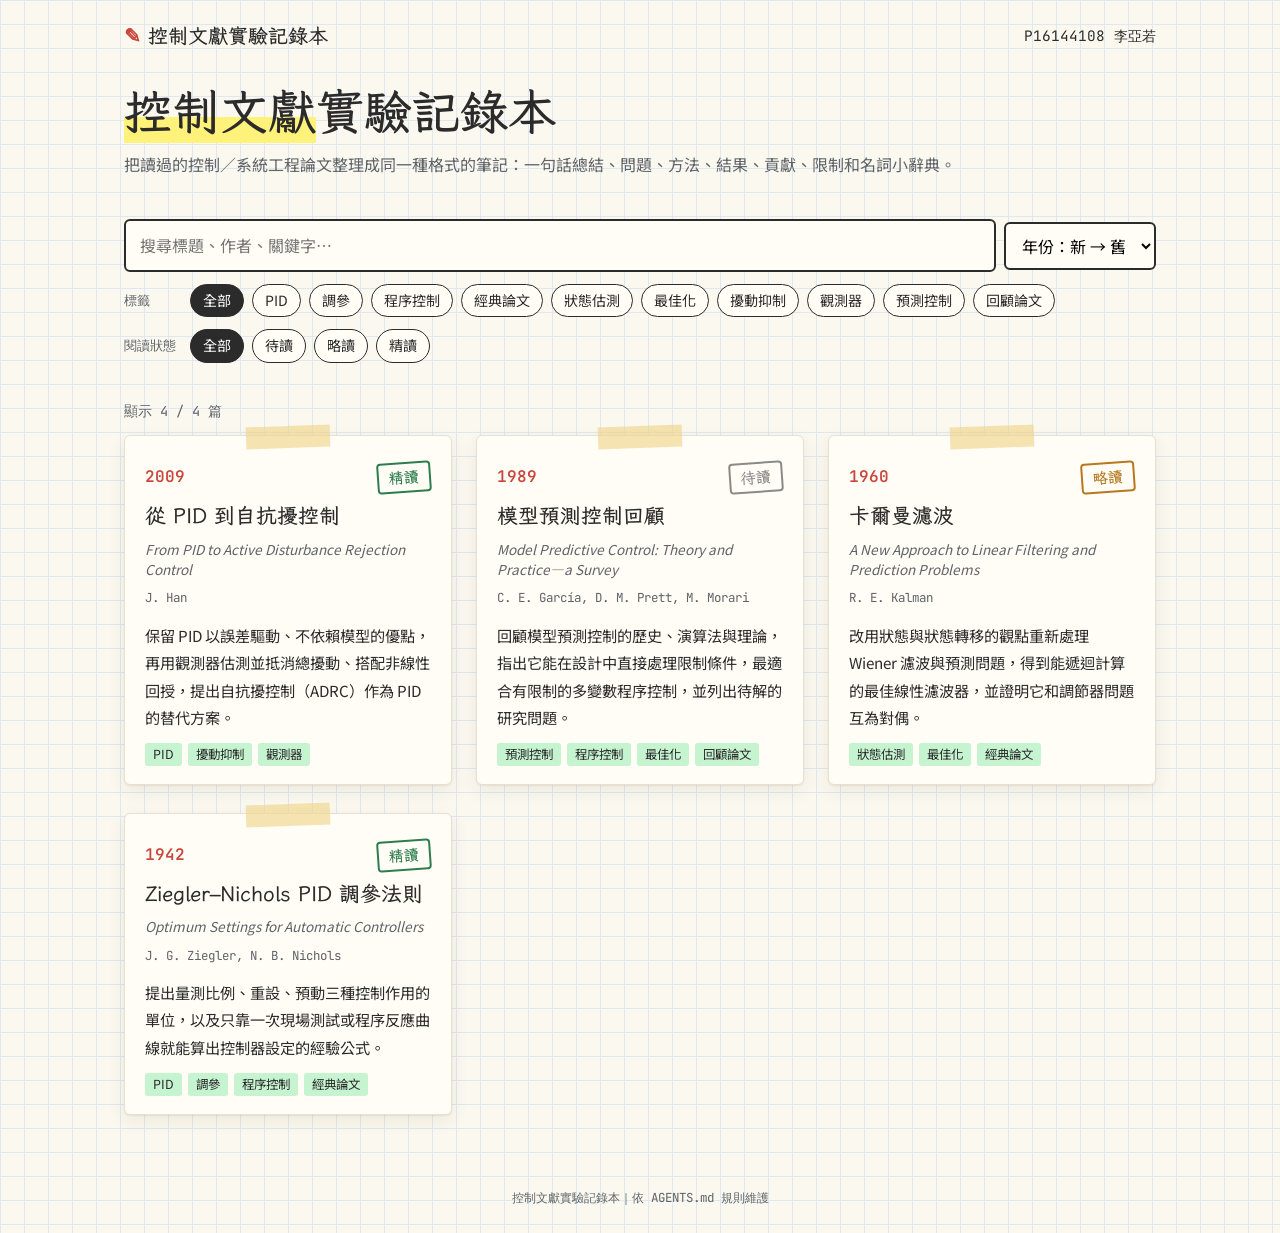
<file: index.html>
<!DOCTYPE html>
<html lang="zh-Hant">
<head>
  <meta charset="UTF-8">
  <meta name="viewport" content="width=device-width, initial-scale=1.0">
  <title>控制文獻實驗記錄本</title>
  <link rel="preconnect" href="https://fonts.googleapis.com">
  <link rel="preconnect" href="https://fonts.gstatic.com" crossorigin>
  <link href="https://fonts.googleapis.com/css2?family=LXGW+WenKai+TC:wght@400;700&family=Noto+Sans+TC:wght@400;500;700&family=JetBrains+Mono:wght@400;600&display=swap" rel="stylesheet">
  <link rel="stylesheet" href="assets/css/style.css">
</head>
<body class="home-page">
  <header class="site-bar">
    <a class="brand" href="index.html">控制文獻實驗記錄本</a>
    <span class="back">P16144108 李亞若</span>
  </header>

  <section class="hero">
    <h1><span>控制文獻</span>實驗記錄本</h1>
    <p>把讀過的控制／系統工程論文整理成同一種格式的筆記：一句話總結、問題、方法、結果、貢獻、限制和名詞小辭典。</p>
  </section>

  <section class="controls" aria-label="搜尋與篩選">
    <div class="control-row">
      <input id="search" class="search" type="search" placeholder="搜尋標題、作者、關鍵字…" aria-label="搜尋文獻">
      <select id="sort" class="sort" aria-label="排序方式">
        <option value="year-desc">年份：新 → 舊</option>
        <option value="year-asc">年份：舊 → 新</option>
      </select>
    </div>
    <div class="control-row">
      <span class="control-label">標籤</span>
      <div id="tag-filter" class="control-row"></div>
    </div>
    <div class="control-row">
      <span class="control-label">閱讀狀態</span>
      <div id="status-filter" class="control-row"></div>
    </div>
  </section>

  <p id="result-count" class="result-count"></p>
  <main id="paper-grid" class="paper-grid"></main>

  <footer class="site-footer">控制文獻實驗記錄本｜依 AGENTS.md 規則維護</footer>

  <script src="assets/js/papers.js"></script>
  <script src="assets/js/main.js"></script>
</body>
</html>
</file>
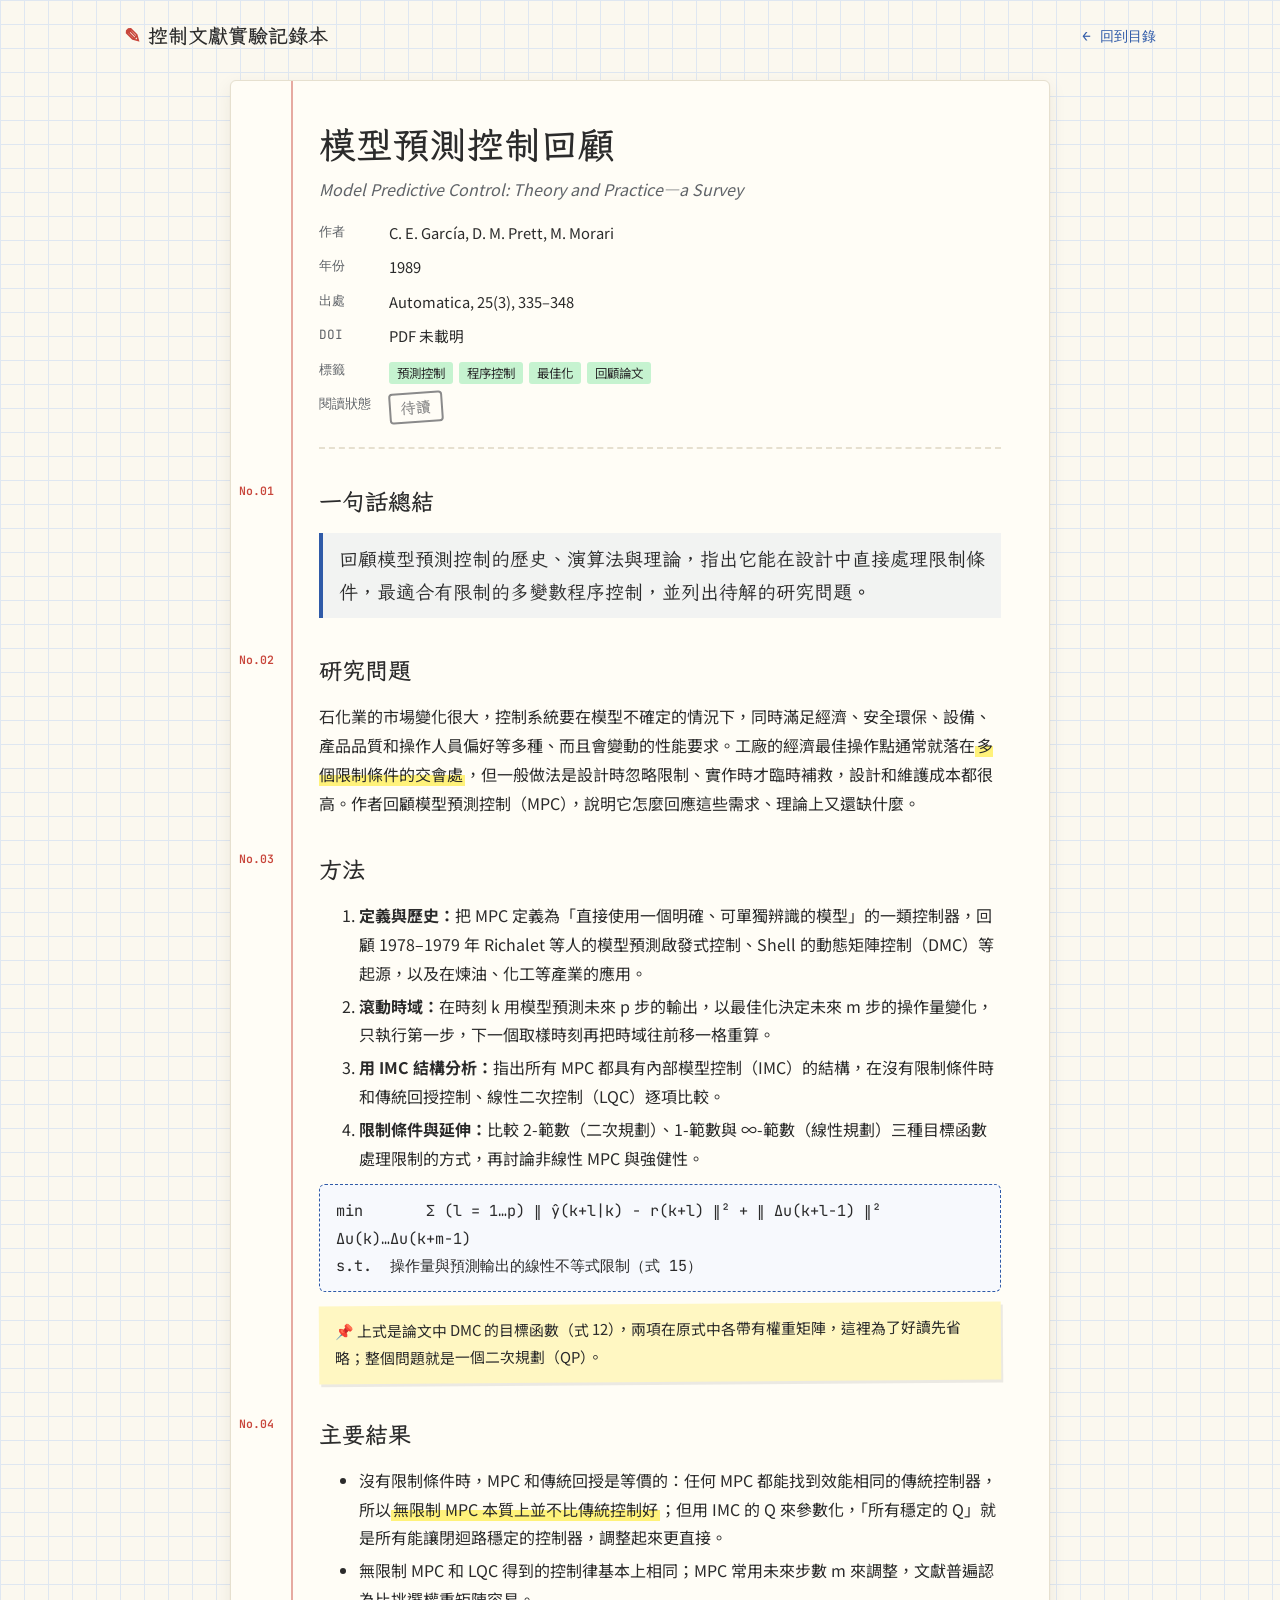
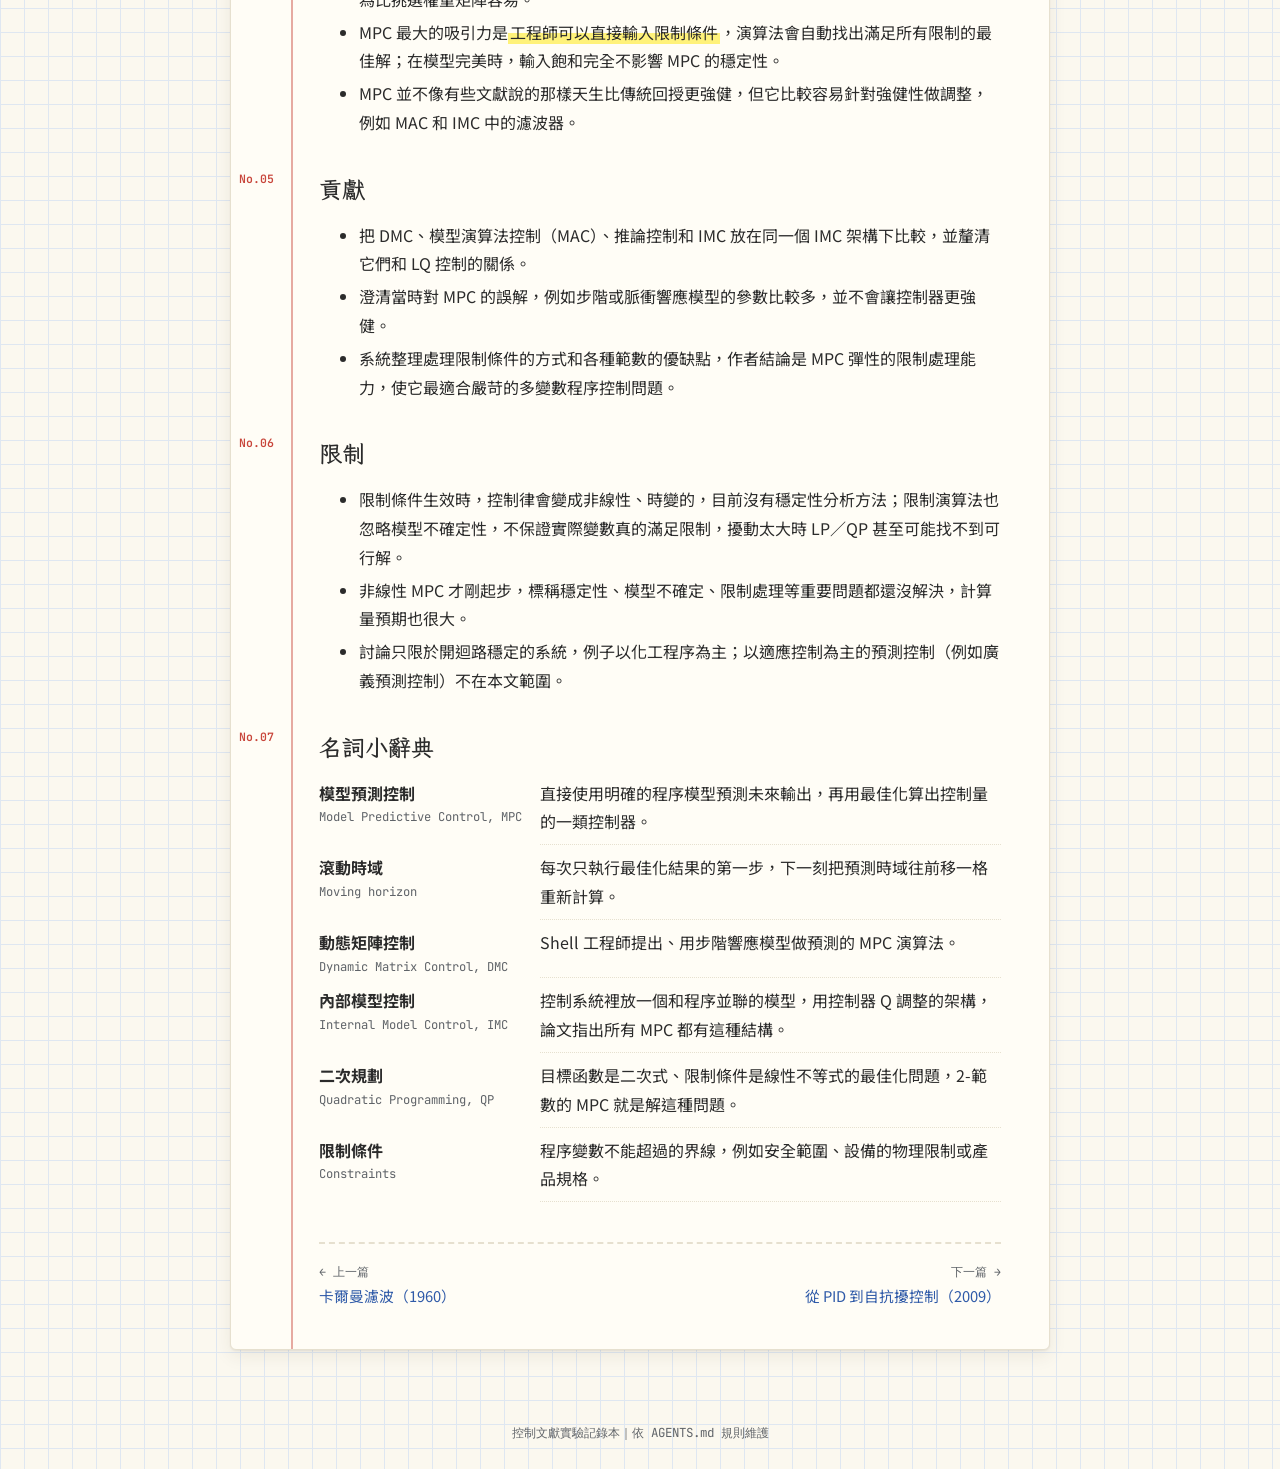
<file: notes/garcia-1989.html>
<!DOCTYPE html>
<html lang="zh-Hant">
<head>
  <meta charset="UTF-8">
  <meta name="viewport" content="width=device-width, initial-scale=1.0">
  <title>模型預測控制回顧｜控制文獻實驗記錄本</title>
  <link rel="preconnect" href="https://fonts.googleapis.com">
  <link rel="preconnect" href="https://fonts.gstatic.com" crossorigin>
  <link href="https://fonts.googleapis.com/css2?family=LXGW+WenKai+TC:wght@400;700&family=Noto+Sans+TC:wght@400;500;700&family=JetBrains+Mono:wght@400;600&display=swap" rel="stylesheet">
  <link rel="stylesheet" href="../assets/css/style.css">
</head>
<body class="note-page" data-paper="garcia-1989">
  <header class="site-bar">
    <a class="brand" href="../index.html">控制文獻實驗記錄本</a>
    <a class="back" href="../index.html">← 回到目錄</a>
  </header>

  <main class="sheet">
    <header id="paper-meta" class="paper-meta"></header>

    <section id="summary" class="entry">
      <h2>一句話總結</h2>
      <p class="one-line"></p>
    </section>

    <section id="problem" class="entry">
      <h2>研究問題</h2>
      <p>石化業的市場變化很大，控制系統要在模型不確定的情況下，同時滿足經濟、安全環保、設備、產品品質和操作人員偏好等多種、而且會變動的性能要求。工廠的經濟最佳操作點通常就落在<mark>多個限制條件的交會處</mark>，但一般做法是設計時忽略限制、實作時才臨時補救，設計和維護成本都很高。作者回顧模型預測控制（MPC），說明它怎麼回應這些需求、理論上又還缺什麼。</p>
    </section>

    <section id="method" class="entry">
      <h2>方法</h2>
      <ol>
        <li><strong>定義與歷史：</strong>把 MPC 定義為「直接使用一個明確、可單獨辨識的模型」的一類控制器，回顧 1978–1979 年 Richalet 等人的模型預測啟發式控制、Shell 的動態矩陣控制（DMC）等起源，以及在煉油、化工等產業的應用。</li>
        <li><strong>滾動時域：</strong>在時刻 k 用模型預測未來 p 步的輸出，以最佳化決定未來 m 步的操作量變化，只執行第一步，下一個取樣時刻再把時域往前移一格重算。</li>
        <li><strong>用 IMC 結構分析：</strong>指出所有 MPC 都具有內部模型控制（IMC）的結構，在沒有限制條件時和傳統回授控制、線性二次控制（LQC）逐項比較。</li>
        <li><strong>限制條件與延伸：</strong>比較 2-範數（二次規劃）、1-範數與 ∞-範數（線性規劃）三種目標函數處理限制的方式，再討論非線性 MPC 與強健性。</li>
      </ol>
      <div class="formula">min       Σ (l = 1…p) ‖ ŷ(k+l|k) − r(k+l) ‖² + ‖ Δu(k+l−1) ‖²
Δu(k)…Δu(k+m−1)
s.t.  操作量與預測輸出的線性不等式限制（式 15）</div>
      <p class="note-box">上式是論文中 DMC 的目標函數（式 12），兩項在原式中各帶有權重矩陣，這裡為了好讀先省略；整個問題就是一個二次規劃（QP）。</p>
    </section>

    <section id="result" class="entry">
      <h2>主要結果</h2>
      <ul>
        <li>沒有限制條件時，MPC 和傳統回授是等價的：任何 MPC 都能找到效能相同的傳統控制器，所以<mark>無限制 MPC 本質上並不比傳統控制好</mark>；但用 IMC 的 Q 來參數化，「所有穩定的 Q」就是所有能讓閉迴路穩定的控制器，調整起來更直接。</li>
        <li>無限制 MPC 和 LQC 得到的控制律基本上相同；MPC 常用未來步數 m 來調整，文獻普遍認為比挑選權重矩陣容易。</li>
        <li>MPC 最大的吸引力是<mark>工程師可以直接輸入限制條件</mark>，演算法會自動找出滿足所有限制的最佳解；在模型完美時，輸入飽和完全不影響 MPC 的穩定性。</li>
        <li>MPC 並不像有些文獻說的那樣天生比傳統回授更強健，但它比較容易針對強健性做調整，例如 MAC 和 IMC 中的濾波器。</li>
      </ul>
    </section>

    <section id="contribution" class="entry">
      <h2>貢獻</h2>
      <ul>
        <li>把 DMC、模型演算法控制（MAC）、推論控制和 IMC 放在同一個 IMC 架構下比較，並釐清它們和 LQ 控制的關係。</li>
        <li>澄清當時對 MPC 的誤解，例如步階或脈衝響應模型的參數比較多，並不會讓控制器更強健。</li>
        <li>系統整理處理限制條件的方式和各種範數的優缺點，作者結論是 MPC 彈性的限制處理能力，使它最適合嚴苛的多變數程序控制問題。</li>
      </ul>
    </section>

    <section id="limitation" class="entry">
      <h2>限制</h2>
      <ul>
        <li>限制條件生效時，控制律會變成非線性、時變的，目前沒有穩定性分析方法；限制演算法也忽略模型不確定性，不保證實際變數真的滿足限制，擾動太大時 LP／QP 甚至可能找不到可行解。</li>
        <li>非線性 MPC 才剛起步，標稱穩定性、模型不確定、限制處理等重要問題都還沒解決，計算量預期也很大。</li>
        <li>討論只限於開迴路穩定的系統，例子以化工程序為主；以適應控制為主的預測控制（例如廣義預測控制）不在本文範圍。</li>
      </ul>
    </section>

    <section id="glossary" class="entry">
      <h2>名詞小辭典</h2>
      <dl class="glossary">
        <dt>模型預測控制<span>Model Predictive Control, MPC</span></dt>
        <dd>直接使用明確的程序模型預測未來輸出，再用最佳化算出控制量的一類控制器。</dd>
        <dt>滾動時域<span>Moving horizon</span></dt>
        <dd>每次只執行最佳化結果的第一步，下一刻把預測時域往前移一格重新計算。</dd>
        <dt>動態矩陣控制<span>Dynamic Matrix Control, DMC</span></dt>
        <dd>Shell 工程師提出、用步階響應模型做預測的 MPC 演算法。</dd>
        <dt>內部模型控制<span>Internal Model Control, IMC</span></dt>
        <dd>控制系統裡放一個和程序並聯的模型，用控制器 Q 調整的架構，論文指出所有 MPC 都有這種結構。</dd>
        <dt>二次規劃<span>Quadratic Programming, QP</span></dt>
        <dd>目標函數是二次式、限制條件是線性不等式的最佳化問題，2-範數的 MPC 就是解這種問題。</dd>
        <dt>限制條件<span>Constraints</span></dt>
        <dd>程序變數不能超過的界線，例如安全範圍、設備的物理限制或產品規格。</dd>
      </dl>
    </section>

    <nav id="pager" class="pager" aria-label="上一篇與下一篇"></nav>
  </main>

  <footer class="site-footer">控制文獻實驗記錄本｜依 AGENTS.md 規則維護</footer>

  <script src="../assets/js/papers.js"></script>
  <script src="../assets/js/note.js"></script>
</body>
</html>
</file>
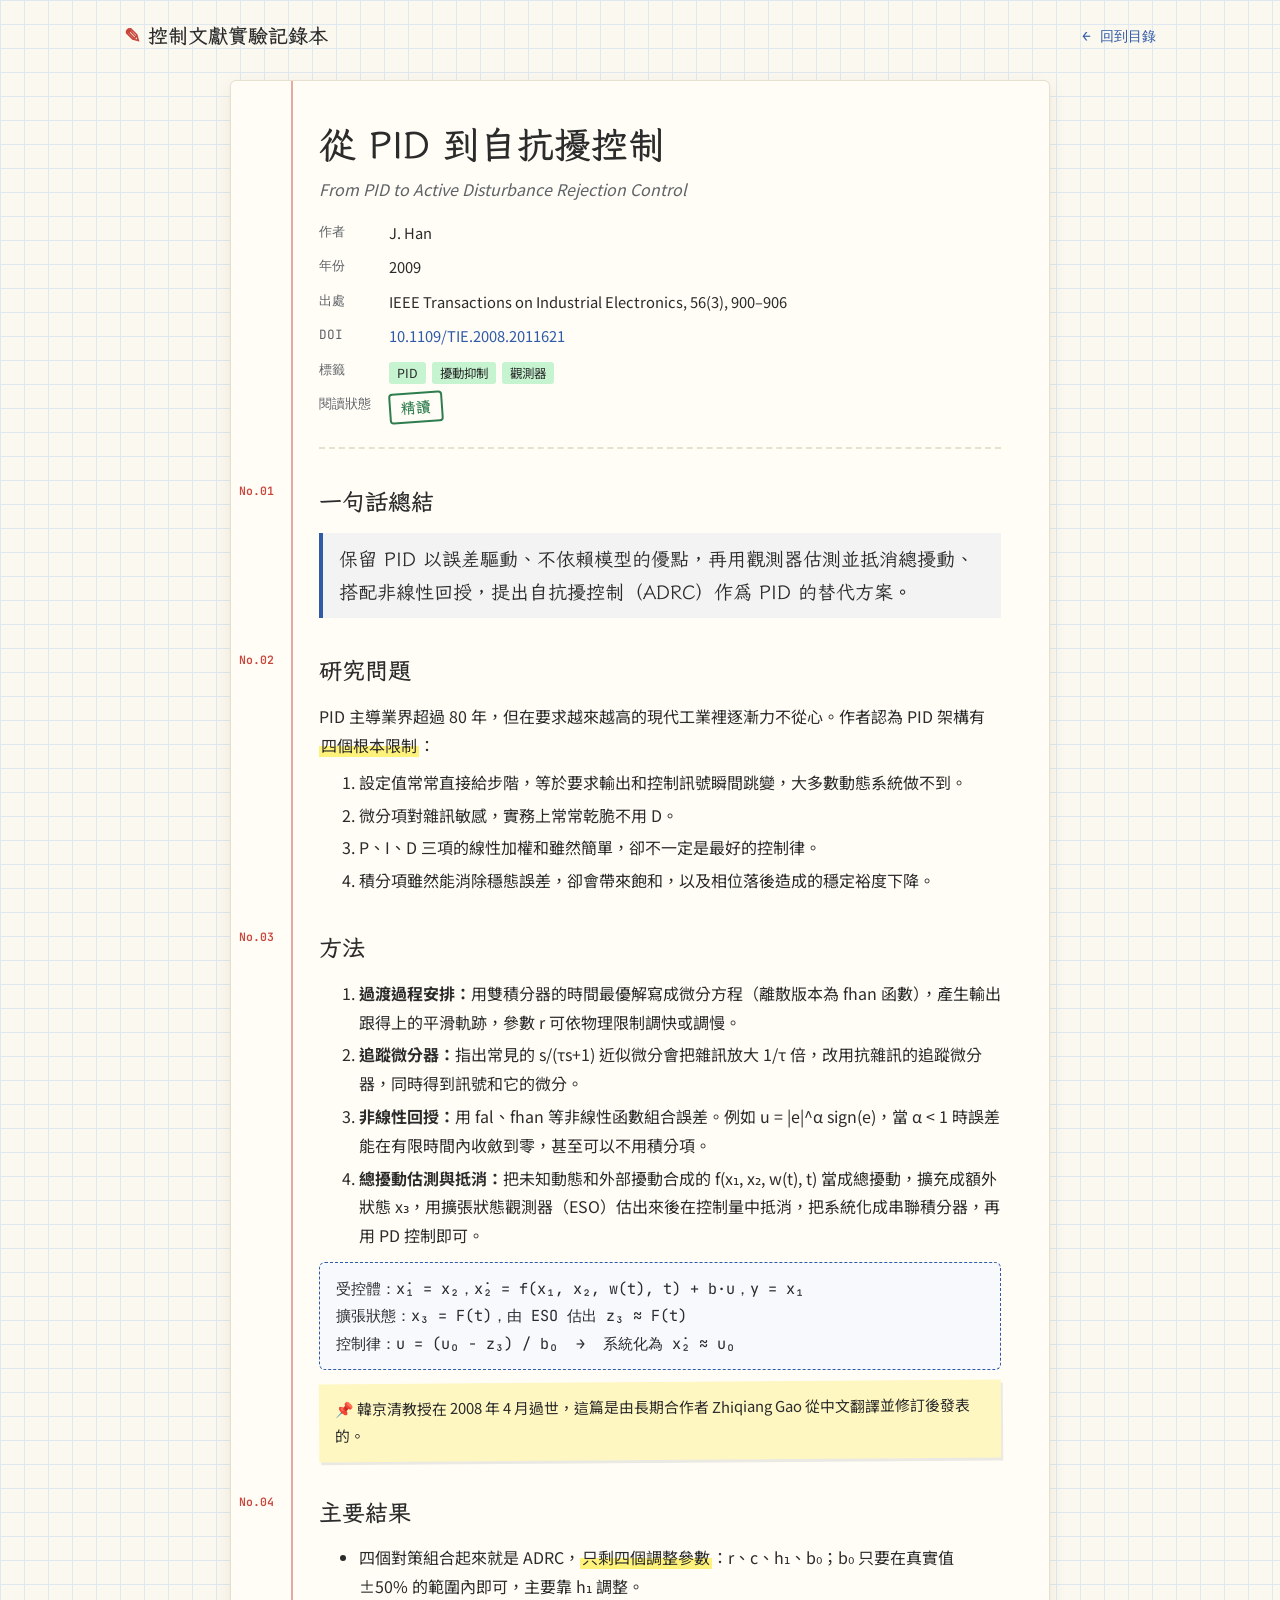
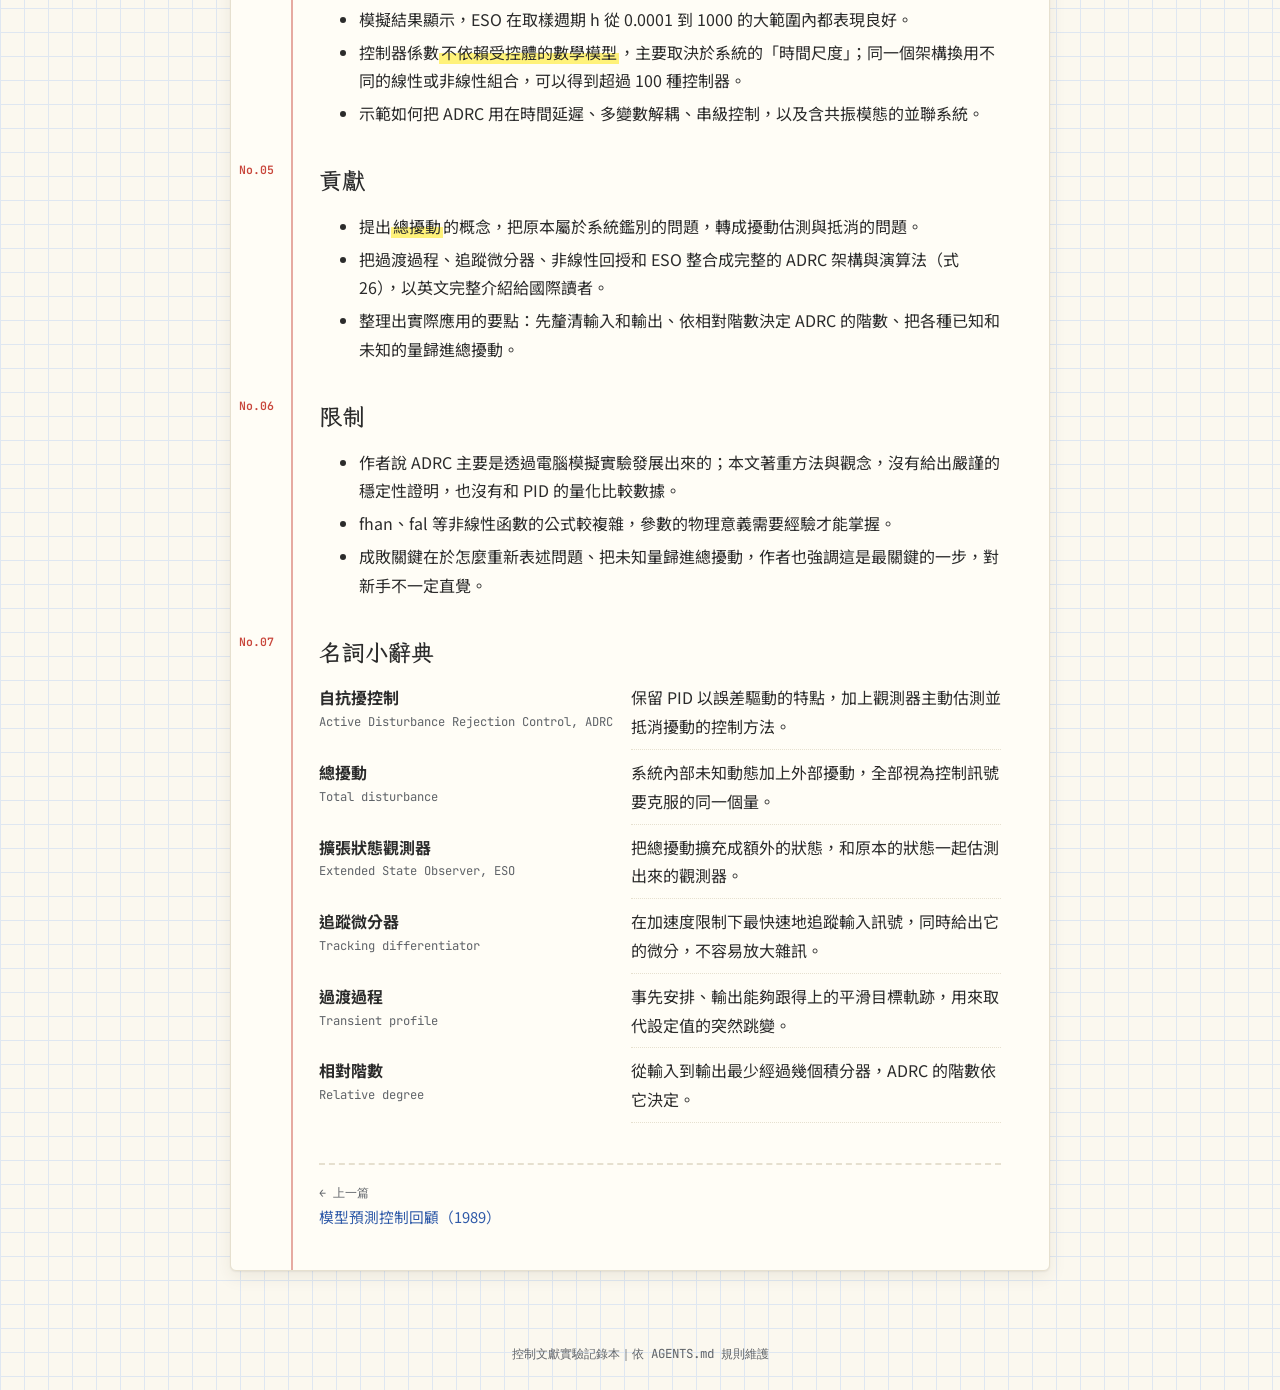
<file: notes/han-2009.html>
<!DOCTYPE html>
<html lang="zh-Hant">
<head>
  <meta charset="UTF-8">
  <meta name="viewport" content="width=device-width, initial-scale=1.0">
  <title>從 PID 到自抗擾控制｜控制文獻實驗記錄本</title>
  <link rel="preconnect" href="https://fonts.googleapis.com">
  <link rel="preconnect" href="https://fonts.gstatic.com" crossorigin>
  <link href="https://fonts.googleapis.com/css2?family=LXGW+WenKai+TC:wght@400;700&family=Noto+Sans+TC:wght@400;500;700&family=JetBrains+Mono:wght@400;600&display=swap" rel="stylesheet">
  <link rel="stylesheet" href="../assets/css/style.css">
</head>
<body class="note-page" data-paper="han-2009">
  <header class="site-bar">
    <a class="brand" href="../index.html">控制文獻實驗記錄本</a>
    <a class="back" href="../index.html">← 回到目錄</a>
  </header>

  <main class="sheet">
    <header id="paper-meta" class="paper-meta"></header>

    <section id="summary" class="entry">
      <h2>一句話總結</h2>
      <p class="one-line"></p>
    </section>

    <section id="problem" class="entry">
      <h2>研究問題</h2>
      <p>PID 主導業界超過 80 年，但在要求越來越高的現代工業裡逐漸力不從心。作者認為 PID 架構有<mark>四個根本限制</mark>：</p>
      <ol>
        <li>設定值常常直接給步階，等於要求輸出和控制訊號瞬間跳變，大多數動態系統做不到。</li>
        <li>微分項對雜訊敏感，實務上常常乾脆不用 D。</li>
        <li>P、I、D 三項的線性加權和雖然簡單，卻不一定是最好的控制律。</li>
        <li>積分項雖然能消除穩態誤差，卻會帶來飽和，以及相位落後造成的穩定裕度下降。</li>
      </ol>
    </section>

    <section id="method" class="entry">
      <h2>方法</h2>
      <ol>
        <li><strong>過渡過程安排：</strong>用雙積分器的時間最優解寫成微分方程（離散版本為 fhan 函數），產生輸出跟得上的平滑軌跡，參數 r 可依物理限制調快或調慢。</li>
        <li><strong>追蹤微分器：</strong>指出常見的 s/(τs+1) 近似微分會把雜訊放大 1/τ 倍，改用抗雜訊的追蹤微分器，同時得到訊號和它的微分。</li>
        <li><strong>非線性回授：</strong>用 fal、fhan 等非線性函數組合誤差。例如 u = |e|^α sign(e)，當 α &lt; 1 時誤差能在有限時間內收斂到零，甚至可以不用積分項。</li>
        <li><strong>總擾動估測與抵消：</strong>把未知動態和外部擾動合成的 f(x₁, x₂, w(t), t) 當成總擾動，擴充成額外狀態 x₃，用擴張狀態觀測器（ESO）估出來後在控制量中抵消，把系統化成串聯積分器，再用 PD 控制即可。</li>
      </ol>
      <div class="formula">受控體：ẋ₁ = x₂，ẋ₂ = f(x₁, x₂, w(t), t) + b·u，y = x₁
擴張狀態：x₃ = F(t)，由 ESO 估出 z₃ ≈ F(t)
控制律：u = (u₀ − z₃) / b₀  →  系統化為 ẋ₂ ≈ u₀</div>
      <p class="note-box">韓京清教授在 2008 年 4 月過世，這篇是由長期合作者 Zhiqiang Gao 從中文翻譯並修訂後發表的。</p>
    </section>

    <section id="result" class="entry">
      <h2>主要結果</h2>
      <ul>
        <li>四個對策組合起來就是 ADRC，<mark>只剩四個調整參數</mark>：r、c、h₁、b₀；b₀ 只要在真實值 ±50% 的範圍內即可，主要靠 h₁ 調整。</li>
        <li>模擬結果顯示，ESO 在取樣週期 h 從 0.0001 到 1000 的大範圍內都表現良好。</li>
        <li>控制器係數<mark>不依賴受控體的數學模型</mark>，主要取決於系統的「時間尺度」；同一個架構換用不同的線性或非線性組合，可以得到超過 100 種控制器。</li>
        <li>示範如何把 ADRC 用在時間延遲、多變數解耦、串級控制，以及含共振模態的並聯系統。</li>
      </ul>
    </section>

    <section id="contribution" class="entry">
      <h2>貢獻</h2>
      <ul>
        <li>提出<mark>總擾動</mark>的概念，把原本屬於系統鑑別的問題，轉成擾動估測與抵消的問題。</li>
        <li>把過渡過程、追蹤微分器、非線性回授和 ESO 整合成完整的 ADRC 架構與演算法（式 26），以英文完整介紹給國際讀者。</li>
        <li>整理出實際應用的要點：先釐清輸入和輸出、依相對階數決定 ADRC 的階數、把各種已知和未知的量歸進總擾動。</li>
      </ul>
    </section>

    <section id="limitation" class="entry">
      <h2>限制</h2>
      <ul>
        <li>作者說 ADRC 主要是透過電腦模擬實驗發展出來的；本文著重方法與觀念，沒有給出嚴謹的穩定性證明，也沒有和 PID 的量化比較數據。</li>
        <li>fhan、fal 等非線性函數的公式較複雜，參數的物理意義需要經驗才能掌握。</li>
        <li>成敗關鍵在於怎麼重新表述問題、把未知量歸進總擾動，作者也強調這是最關鍵的一步，對新手不一定直覺。</li>
      </ul>
    </section>

    <section id="glossary" class="entry">
      <h2>名詞小辭典</h2>
      <dl class="glossary">
        <dt>自抗擾控制<span>Active Disturbance Rejection Control, ADRC</span></dt>
        <dd>保留 PID 以誤差驅動的特點，加上觀測器主動估測並抵消擾動的控制方法。</dd>
        <dt>總擾動<span>Total disturbance</span></dt>
        <dd>系統內部未知動態加上外部擾動，全部視為控制訊號要克服的同一個量。</dd>
        <dt>擴張狀態觀測器<span>Extended State Observer, ESO</span></dt>
        <dd>把總擾動擴充成額外的狀態，和原本的狀態一起估測出來的觀測器。</dd>
        <dt>追蹤微分器<span>Tracking differentiator</span></dt>
        <dd>在加速度限制下最快速地追蹤輸入訊號，同時給出它的微分，不容易放大雜訊。</dd>
        <dt>過渡過程<span>Transient profile</span></dt>
        <dd>事先安排、輸出能夠跟得上的平滑目標軌跡，用來取代設定值的突然跳變。</dd>
        <dt>相對階數<span>Relative degree</span></dt>
        <dd>從輸入到輸出最少經過幾個積分器，ADRC 的階數依它決定。</dd>
      </dl>
    </section>

    <nav id="pager" class="pager" aria-label="上一篇與下一篇"></nav>
  </main>

  <footer class="site-footer">控制文獻實驗記錄本｜依 AGENTS.md 規則維護</footer>

  <script src="../assets/js/papers.js"></script>
  <script src="../assets/js/note.js"></script>
</body>
</html>
</file>
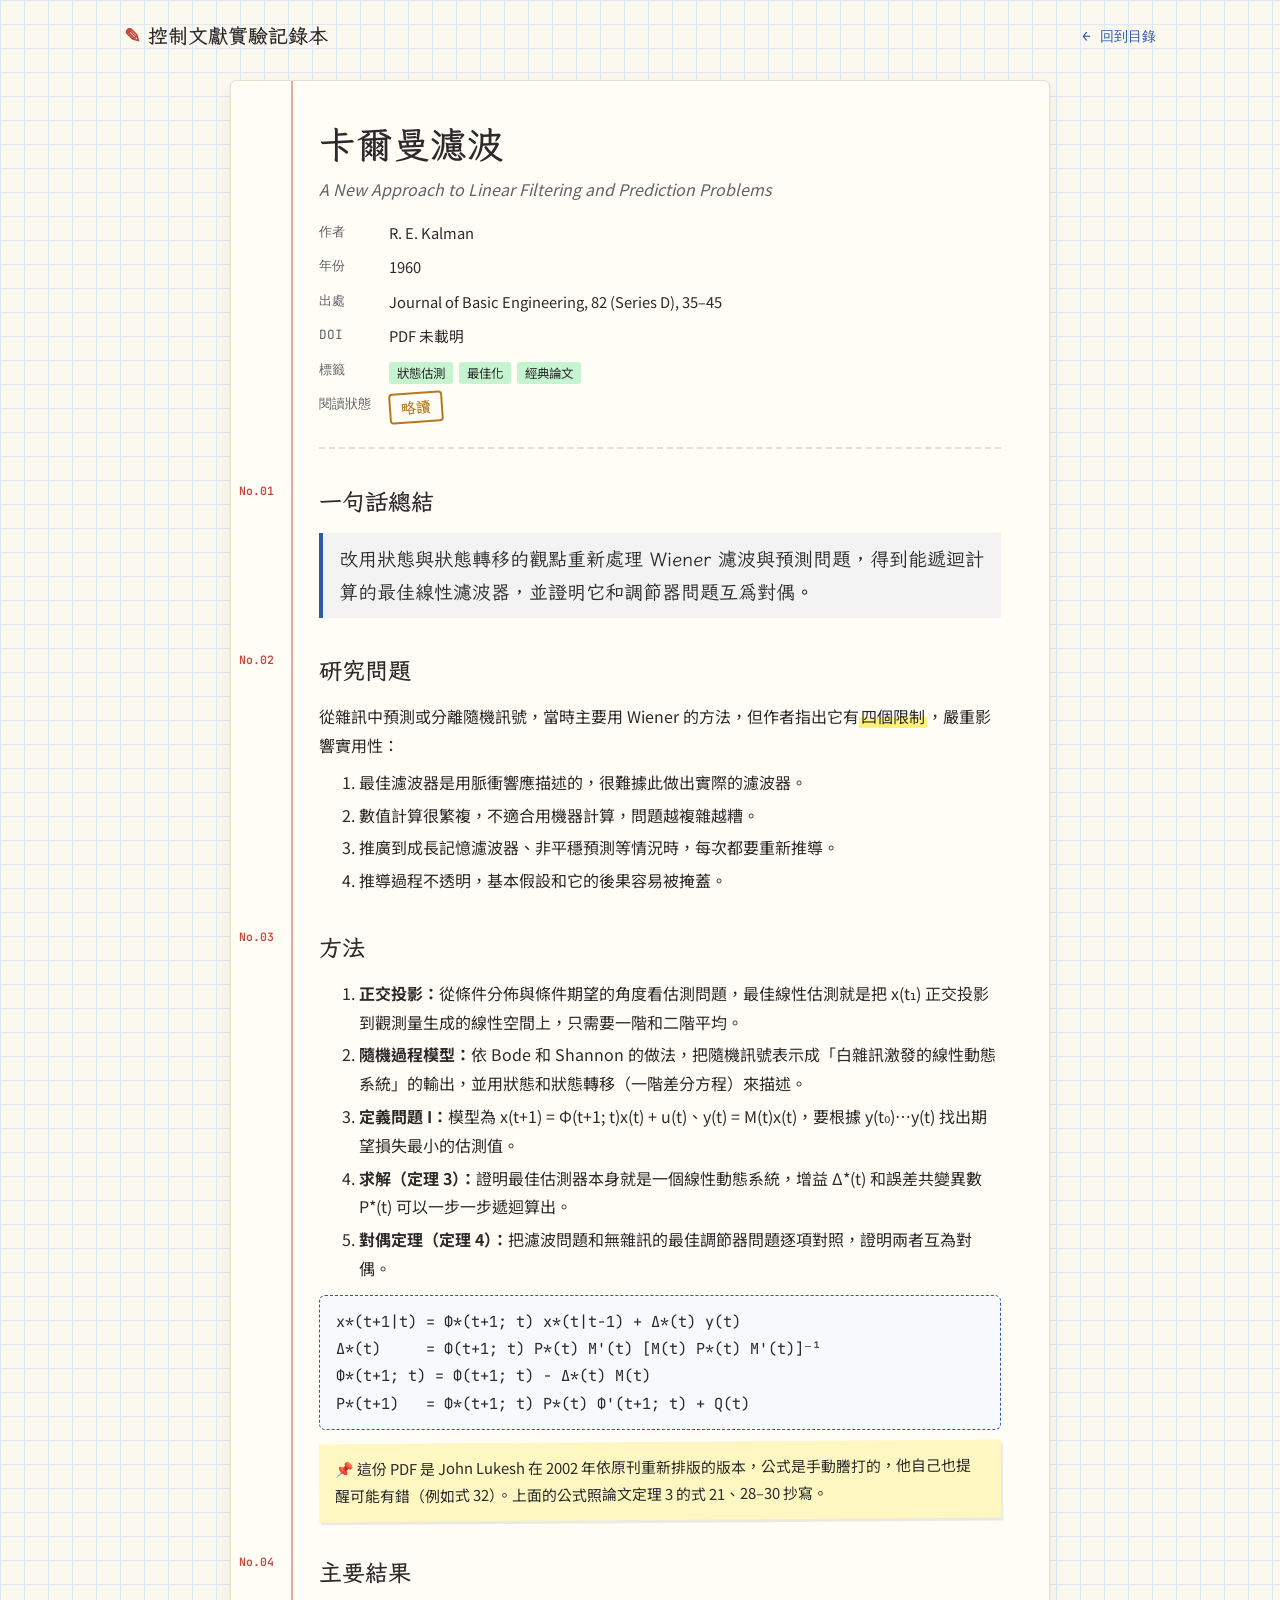
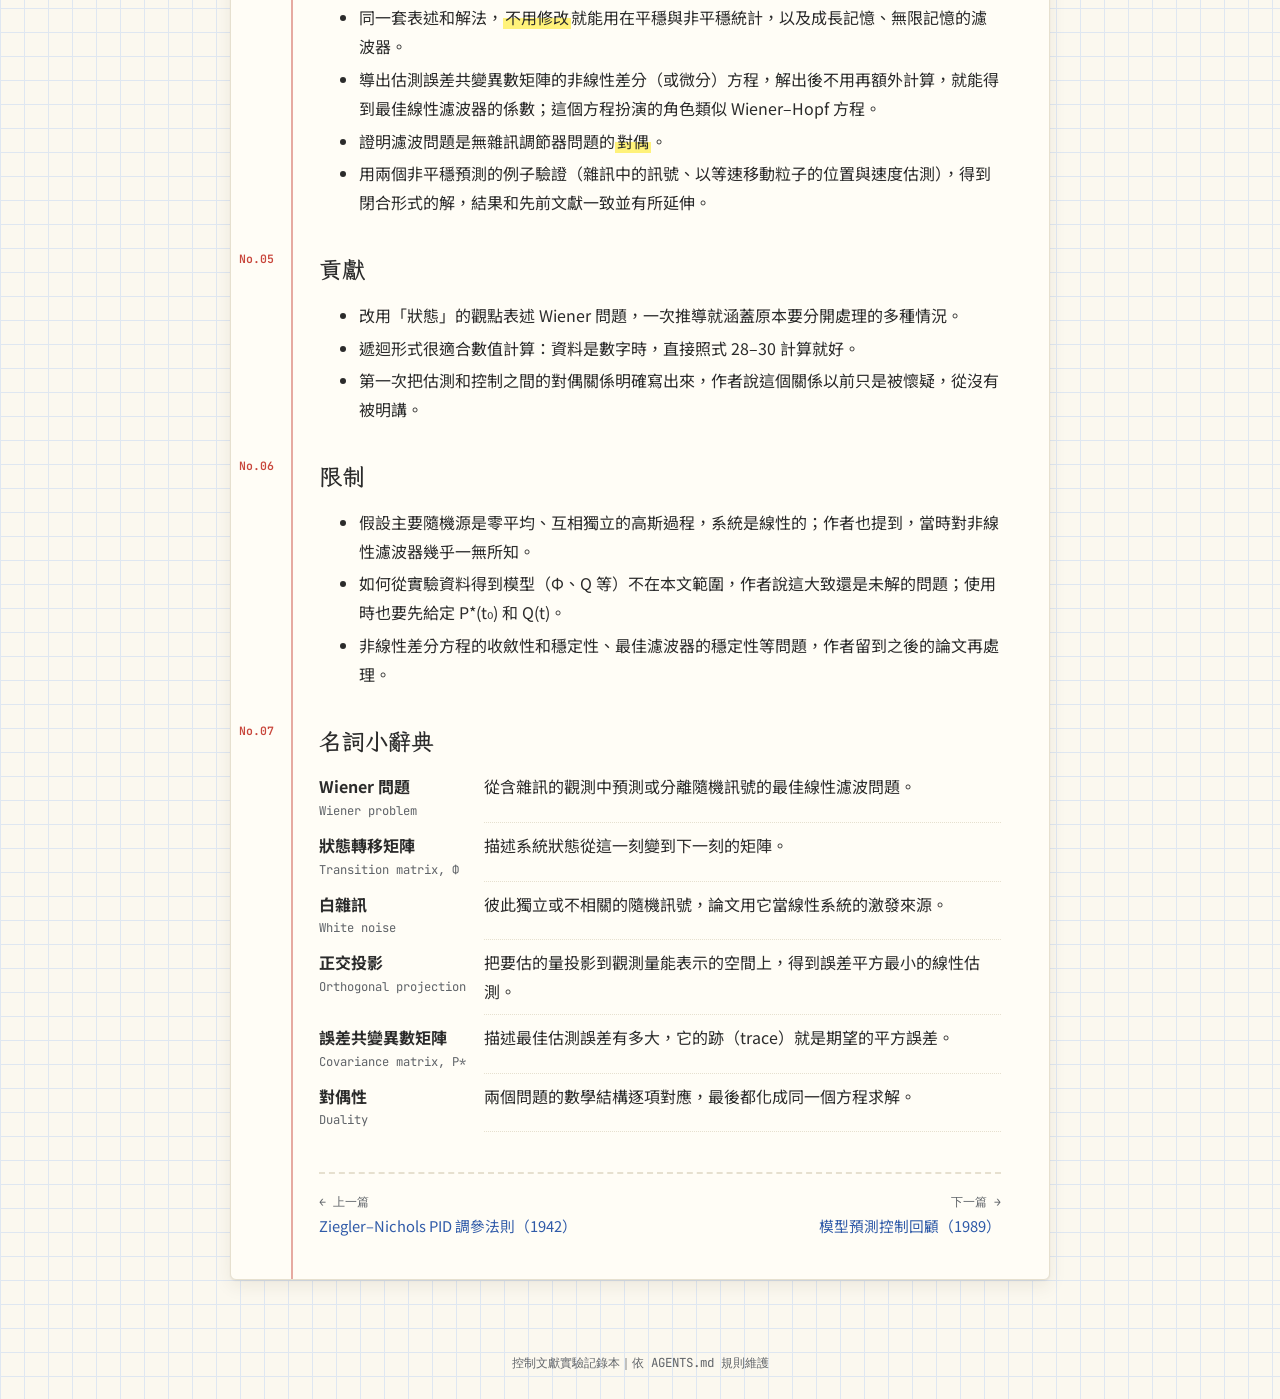
<file: notes/kalman-1960.html>
<!DOCTYPE html>
<html lang="zh-Hant">
<head>
  <meta charset="UTF-8">
  <meta name="viewport" content="width=device-width, initial-scale=1.0">
  <title>卡爾曼濾波｜控制文獻實驗記錄本</title>
  <link rel="preconnect" href="https://fonts.googleapis.com">
  <link rel="preconnect" href="https://fonts.gstatic.com" crossorigin>
  <link href="https://fonts.googleapis.com/css2?family=LXGW+WenKai+TC:wght@400;700&family=Noto+Sans+TC:wght@400;500;700&family=JetBrains+Mono:wght@400;600&display=swap" rel="stylesheet">
  <link rel="stylesheet" href="../assets/css/style.css">
</head>
<body class="note-page" data-paper="kalman-1960">
  <header class="site-bar">
    <a class="brand" href="../index.html">控制文獻實驗記錄本</a>
    <a class="back" href="../index.html">← 回到目錄</a>
  </header>

  <main class="sheet">
    <header id="paper-meta" class="paper-meta"></header>

    <section id="summary" class="entry">
      <h2>一句話總結</h2>
      <p class="one-line"></p>
    </section>

    <section id="problem" class="entry">
      <h2>研究問題</h2>
      <p>從雜訊中預測或分離隨機訊號，當時主要用 Wiener 的方法，但作者指出它有<mark>四個限制</mark>，嚴重影響實用性：</p>
      <ol>
        <li>最佳濾波器是用脈衝響應描述的，很難據此做出實際的濾波器。</li>
        <li>數值計算很繁複，不適合用機器計算，問題越複雜越糟。</li>
        <li>推廣到成長記憶濾波器、非平穩預測等情況時，每次都要重新推導。</li>
        <li>推導過程不透明，基本假設和它的後果容易被掩蓋。</li>
      </ol>
    </section>

    <section id="method" class="entry">
      <h2>方法</h2>
      <ol>
        <li><strong>正交投影：</strong>從條件分佈與條件期望的角度看估測問題，最佳線性估測就是把 x(t₁) 正交投影到觀測量生成的線性空間上，只需要一階和二階平均。</li>
        <li><strong>隨機過程模型：</strong>依 Bode 和 Shannon 的做法，把隨機訊號表示成「白雜訊激發的線性動態系統」的輸出，並用狀態和狀態轉移（一階差分方程）來描述。</li>
        <li><strong>定義問題 I：</strong>模型為 x(t+1) = Φ(t+1; t)x(t) + u(t)、y(t) = M(t)x(t)，要根據 y(t₀)…y(t) 找出期望損失最小的估測值。</li>
        <li><strong>求解（定理 3）：</strong>證明最佳估測器本身就是一個線性動態系統，增益 Δ*(t) 和誤差共變異數 P*(t) 可以一步一步遞迴算出。</li>
        <li><strong>對偶定理（定理 4）：</strong>把濾波問題和無雜訊的最佳調節器問題逐項對照，證明兩者互為對偶。</li>
      </ol>
      <div class="formula">x*(t+1|t) = Φ*(t+1; t) x*(t|t−1) + Δ*(t) y(t)
Δ*(t)     = Φ(t+1; t) P*(t) M'(t) [M(t) P*(t) M'(t)]⁻¹
Φ*(t+1; t) = Φ(t+1; t) − Δ*(t) M(t)
P*(t+1)   = Φ*(t+1; t) P*(t) Φ'(t+1; t) + Q(t)</div>
      <p class="note-box">這份 PDF 是 John Lukesh 在 2002 年依原刊重新排版的版本，公式是手動謄打的，他自己也提醒可能有錯（例如式 32）。上面的公式照論文定理 3 的式 21、28–30 抄寫。</p>
    </section>

    <section id="result" class="entry">
      <h2>主要結果</h2>
      <ul>
        <li>同一套表述和解法，<mark>不用修改</mark>就能用在平穩與非平穩統計，以及成長記憶、無限記憶的濾波器。</li>
        <li>導出估測誤差共變異數矩陣的非線性差分（或微分）方程，解出後不用再額外計算，就能得到最佳線性濾波器的係數；這個方程扮演的角色類似 Wiener–Hopf 方程。</li>
        <li>證明濾波問題是無雜訊調節器問題的<mark>對偶</mark>。</li>
        <li>用兩個非平穩預測的例子驗證（雜訊中的訊號、以等速移動粒子的位置與速度估測），得到閉合形式的解，結果和先前文獻一致並有所延伸。</li>
      </ul>
    </section>

    <section id="contribution" class="entry">
      <h2>貢獻</h2>
      <ul>
        <li>改用「狀態」的觀點表述 Wiener 問題，一次推導就涵蓋原本要分開處理的多種情況。</li>
        <li>遞迴形式很適合數值計算：資料是數字時，直接照式 28–30 計算就好。</li>
        <li>第一次把估測和控制之間的對偶關係明確寫出來，作者說這個關係以前只是被懷疑，從沒有被明講。</li>
      </ul>
    </section>

    <section id="limitation" class="entry">
      <h2>限制</h2>
      <ul>
        <li>假設主要隨機源是零平均、互相獨立的高斯過程，系統是線性的；作者也提到，當時對非線性濾波器幾乎一無所知。</li>
        <li>如何從實驗資料得到模型（Φ、Q 等）不在本文範圍，作者說這大致還是未解的問題；使用時也要先給定 P*(t₀) 和 Q(t)。</li>
        <li>非線性差分方程的收斂性和穩定性、最佳濾波器的穩定性等問題，作者留到之後的論文再處理。</li>
      </ul>
    </section>

    <section id="glossary" class="entry">
      <h2>名詞小辭典</h2>
      <dl class="glossary">
        <dt>Wiener 問題<span>Wiener problem</span></dt>
        <dd>從含雜訊的觀測中預測或分離隨機訊號的最佳線性濾波問題。</dd>
        <dt>狀態轉移矩陣<span>Transition matrix, Φ</span></dt>
        <dd>描述系統狀態從這一刻變到下一刻的矩陣。</dd>
        <dt>白雜訊<span>White noise</span></dt>
        <dd>彼此獨立或不相關的隨機訊號，論文用它當線性系統的激發來源。</dd>
        <dt>正交投影<span>Orthogonal projection</span></dt>
        <dd>把要估的量投影到觀測量能表示的空間上，得到誤差平方最小的線性估測。</dd>
        <dt>誤差共變異數矩陣<span>Covariance matrix, P*</span></dt>
        <dd>描述最佳估測誤差有多大，它的跡（trace）就是期望的平方誤差。</dd>
        <dt>對偶性<span>Duality</span></dt>
        <dd>兩個問題的數學結構逐項對應，最後都化成同一個方程求解。</dd>
      </dl>
    </section>

    <nav id="pager" class="pager" aria-label="上一篇與下一篇"></nav>
  </main>

  <footer class="site-footer">控制文獻實驗記錄本｜依 AGENTS.md 規則維護</footer>

  <script src="../assets/js/papers.js"></script>
  <script src="../assets/js/note.js"></script>
</body>
</html>
</file>
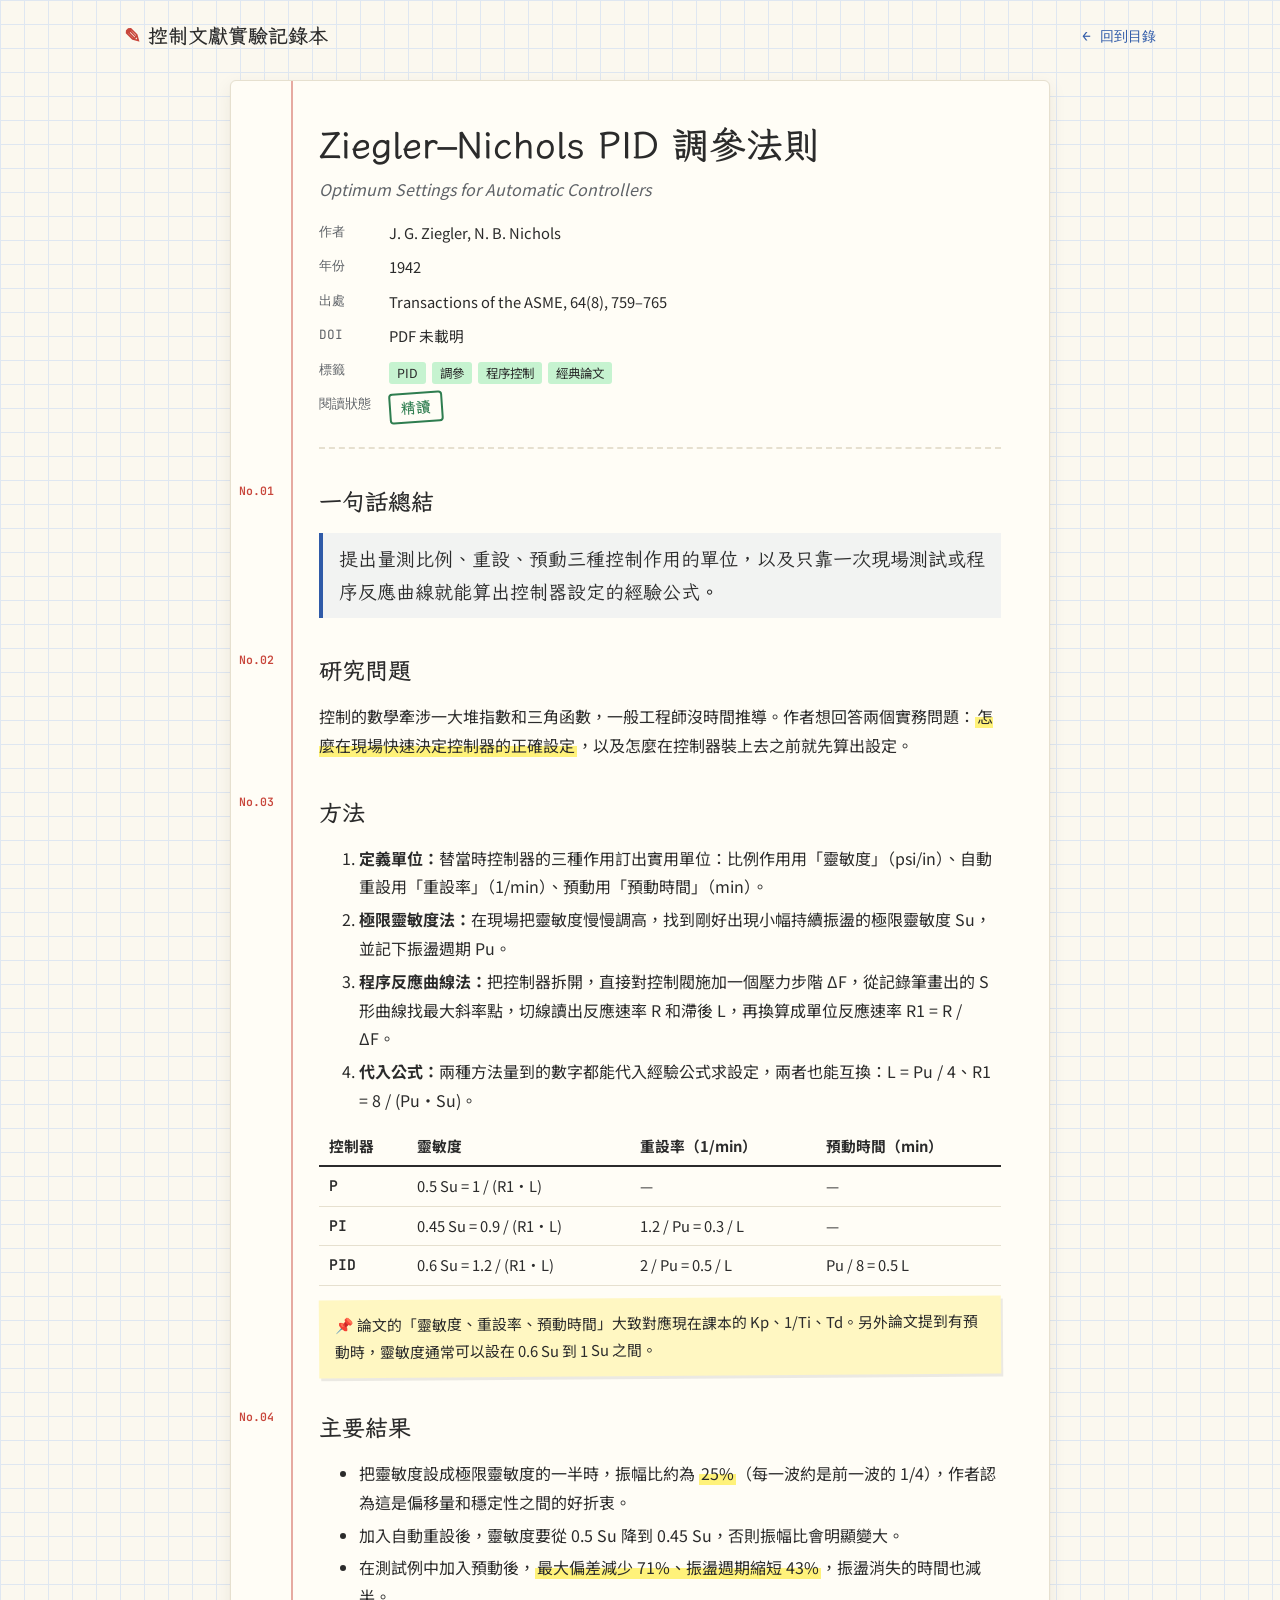
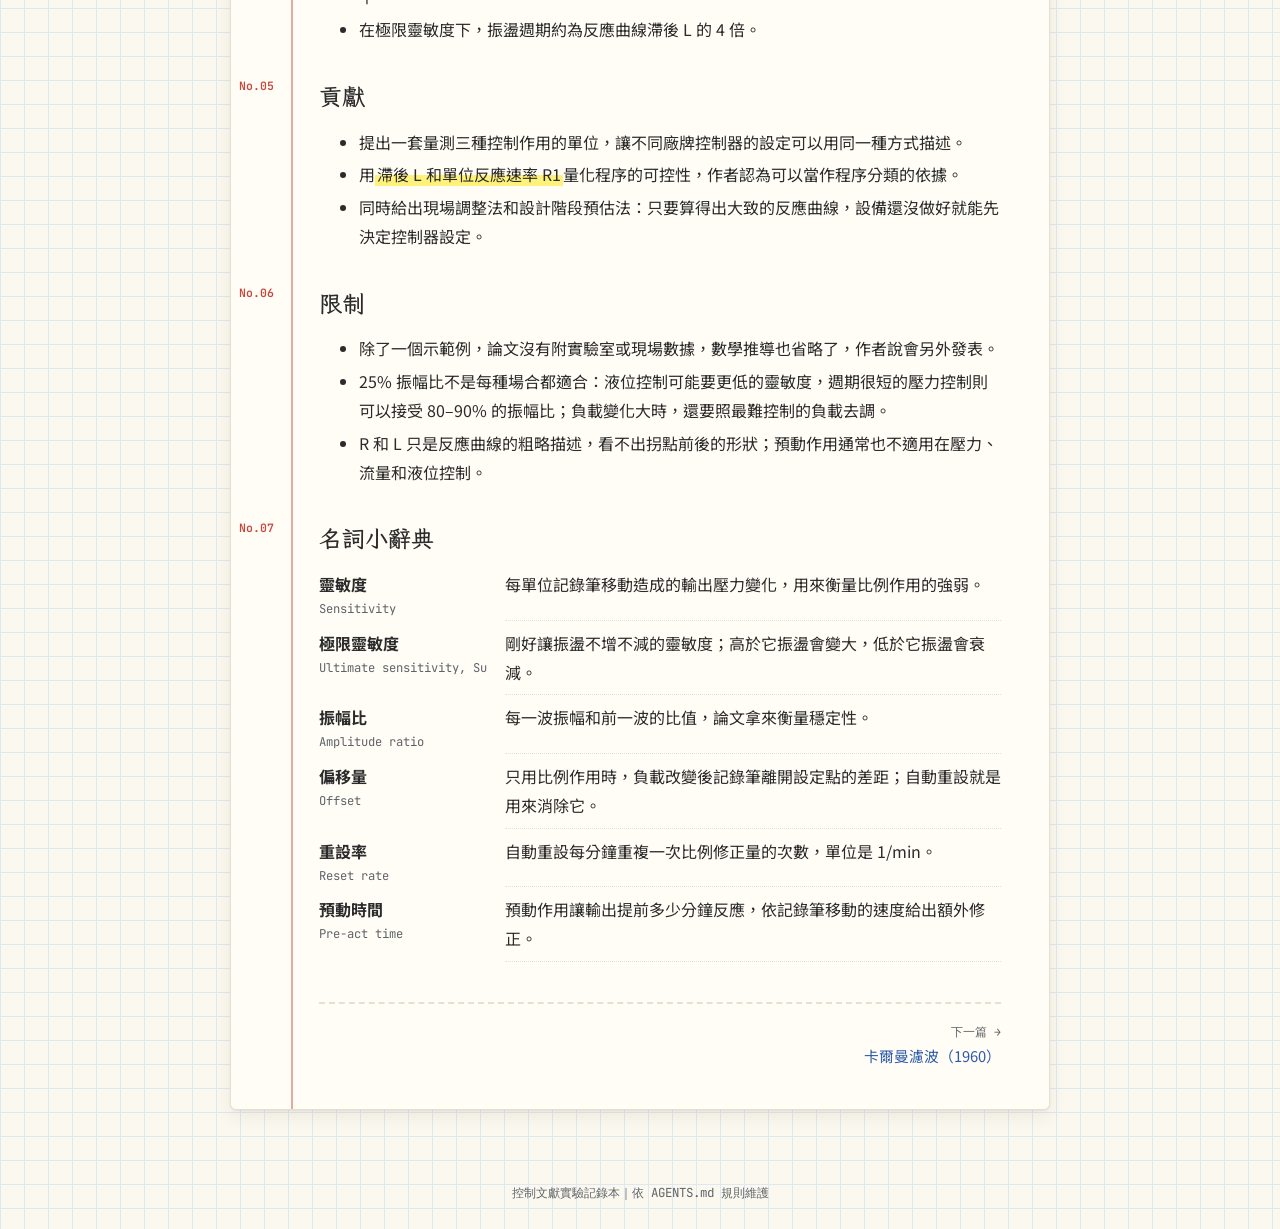
<file: notes/ziegler-1942.html>
<!DOCTYPE html>
<html lang="zh-Hant">
<head>
  <meta charset="UTF-8">
  <meta name="viewport" content="width=device-width, initial-scale=1.0">
  <title>Ziegler–Nichols PID 調參法則｜控制文獻實驗記錄本</title>
  <link rel="preconnect" href="https://fonts.googleapis.com">
  <link rel="preconnect" href="https://fonts.gstatic.com" crossorigin>
  <link href="https://fonts.googleapis.com/css2?family=LXGW+WenKai+TC:wght@400;700&family=Noto+Sans+TC:wght@400;500;700&family=JetBrains+Mono:wght@400;600&display=swap" rel="stylesheet">
  <link rel="stylesheet" href="../assets/css/style.css">
</head>
<body class="note-page" data-paper="ziegler-1942">
  <header class="site-bar">
    <a class="brand" href="../index.html">控制文獻實驗記錄本</a>
    <a class="back" href="../index.html">← 回到目錄</a>
  </header>

  <main class="sheet">
    <header id="paper-meta" class="paper-meta"></header>

    <section id="summary" class="entry">
      <h2>一句話總結</h2>
      <p class="one-line"></p>
    </section>

    <section id="problem" class="entry">
      <h2>研究問題</h2>
      <p>控制的數學牽涉一大堆指數和三角函數，一般工程師沒時間推導。作者想回答兩個實務問題：<mark>怎麼在現場快速決定控制器的正確設定</mark>，以及怎麼在控制器裝上去之前就先算出設定。</p>
    </section>

    <section id="method" class="entry">
      <h2>方法</h2>
      <ol>
        <li><strong>定義單位：</strong>替當時控制器的三種作用訂出實用單位：比例作用用「靈敏度」（psi/in）、自動重設用「重設率」（1/min）、預動用「預動時間」（min）。</li>
        <li><strong>極限靈敏度法：</strong>在現場把靈敏度慢慢調高，找到剛好出現小幅持續振盪的極限靈敏度 Su，並記下振盪週期 Pu。</li>
        <li><strong>程序反應曲線法：</strong>把控制器拆開，直接對控制閥施加一個壓力步階 ΔF，從記錄筆畫出的 S 形曲線找最大斜率點，切線讀出反應速率 R 和滯後 L，再換算成單位反應速率 R1 = R / ΔF。</li>
        <li><strong>代入公式：</strong>兩種方法量到的數字都能代入經驗公式求設定，兩者也能互換：L = Pu / 4、R1 = 8 / (Pu·Su)。</li>
      </ol>
      <table class="data-table">
        <tr><th>控制器</th><th>靈敏度</th><th>重設率（1/min）</th><th>預動時間（min）</th></tr>
        <tr><td>P</td><td>0.5 Su = 1 / (R1·L)</td><td>—</td><td>—</td></tr>
        <tr><td>PI</td><td>0.45 Su = 0.9 / (R1·L)</td><td>1.2 / Pu = 0.3 / L</td><td>—</td></tr>
        <tr><td>PID</td><td>0.6 Su = 1.2 / (R1·L)</td><td>2 / Pu = 0.5 / L</td><td>Pu / 8 = 0.5 L</td></tr>
      </table>
      <p class="note-box">論文的「靈敏度、重設率、預動時間」大致對應現在課本的 Kp、1/Ti、Td。另外論文提到有預動時，靈敏度通常可以設在 0.6 Su 到 1 Su 之間。</p>
    </section>

    <section id="result" class="entry">
      <h2>主要結果</h2>
      <ul>
        <li>把靈敏度設成極限靈敏度的一半時，振幅比約為 <mark>25%</mark>（每一波約是前一波的 1/4），作者認為這是偏移量和穩定性之間的好折衷。</li>
        <li>加入自動重設後，靈敏度要從 0.5 Su 降到 0.45 Su，否則振幅比會明顯變大。</li>
        <li>在測試例中加入預動後，<mark>最大偏差減少 71%、振盪週期縮短 43%</mark>，振盪消失的時間也減半。</li>
        <li>在極限靈敏度下，振盪週期約為反應曲線滯後 L 的 4 倍。</li>
      </ul>
    </section>

    <section id="contribution" class="entry">
      <h2>貢獻</h2>
      <ul>
        <li>提出一套量測三種控制作用的單位，讓不同廠牌控制器的設定可以用同一種方式描述。</li>
        <li>用<mark>滯後 L 和單位反應速率 R1</mark>量化程序的可控性，作者認為可以當作程序分類的依據。</li>
        <li>同時給出現場調整法和設計階段預估法：只要算得出大致的反應曲線，設備還沒做好就能先決定控制器設定。</li>
      </ul>
    </section>

    <section id="limitation" class="entry">
      <h2>限制</h2>
      <ul>
        <li>除了一個示範例，論文沒有附實驗室或現場數據，數學推導也省略了，作者說會另外發表。</li>
        <li>25% 振幅比不是每種場合都適合：液位控制可能要更低的靈敏度，週期很短的壓力控制則可以接受 80–90% 的振幅比；負載變化大時，還要照最難控制的負載去調。</li>
        <li>R 和 L 只是反應曲線的粗略描述，看不出拐點前後的形狀；預動作用通常也不適用在壓力、流量和液位控制。</li>
      </ul>
    </section>

    <section id="glossary" class="entry">
      <h2>名詞小辭典</h2>
      <dl class="glossary">
        <dt>靈敏度<span>Sensitivity</span></dt>
        <dd>每單位記錄筆移動造成的輸出壓力變化，用來衡量比例作用的強弱。</dd>
        <dt>極限靈敏度<span>Ultimate sensitivity, Su</span></dt>
        <dd>剛好讓振盪不增不減的靈敏度；高於它振盪會變大，低於它振盪會衰減。</dd>
        <dt>振幅比<span>Amplitude ratio</span></dt>
        <dd>每一波振幅和前一波的比值，論文拿來衡量穩定性。</dd>
        <dt>偏移量<span>Offset</span></dt>
        <dd>只用比例作用時，負載改變後記錄筆離開設定點的差距；自動重設就是用來消除它。</dd>
        <dt>重設率<span>Reset rate</span></dt>
        <dd>自動重設每分鐘重複一次比例修正量的次數，單位是 1/min。</dd>
        <dt>預動時間<span>Pre-act time</span></dt>
        <dd>預動作用讓輸出提前多少分鐘反應，依記錄筆移動的速度給出額外修正。</dd>
      </dl>
    </section>

    <nav id="pager" class="pager" aria-label="上一篇與下一篇"></nav>
  </main>

  <footer class="site-footer">控制文獻實驗記錄本｜依 AGENTS.md 規則維護</footer>

  <script src="../assets/js/papers.js"></script>
  <script src="../assets/js/note.js"></script>
</body>
</html>
</file>
<file: assets/css/style.css>
:root {
  --paper: #fbf8ef;
  --sheet: #fffdf6;
  --grid: #dfe7f1;
  --ink: #2b2b2b;
  --ink-soft: #5f6368;
  --pen-blue: #2f5aa8;
  --pen-red: #c8463b;
  --hl-yellow: #fff27a;
  --hl-green: #c6f3d0;
  --hl-pink: #ffd3e6;
  --tape: rgba(240, 214, 140, 0.65);
  --line: #e6e0cf;
  --font-body: "Noto Sans TC", "PingFang TC", "Microsoft JhengHei", sans-serif;
  --font-hand: "LXGW WenKai TC", "Noto Sans TC", "PingFang TC", "Microsoft JhengHei", serif;
  --font-mono: "JetBrains Mono", "Consolas", "Menlo", monospace;
  --radius: 6px;
  --shadow: 0 1px 2px rgba(0, 0, 0, 0.06), 0 6px 18px rgba(60, 50, 20, 0.08);
}

* {
  box-sizing: border-box;
}

html {
  scroll-behavior: smooth;
}

body {
  margin: 0;
  color: var(--ink);
  font-family: var(--font-body);
  font-size: 16px;
  line-height: 1.8;
  background-color: var(--paper);
  background-image:
    linear-gradient(var(--grid) 1px, transparent 1px),
    linear-gradient(90deg, var(--grid) 1px, transparent 1px);
  background-size: 24px 24px;
}

a {
  color: var(--pen-blue);
  text-decoration: none;
}

a:hover {
  text-decoration: underline;
  text-underline-offset: 3px;
}

mark {
  color: inherit;
  padding: 0 2px;
  background: linear-gradient(transparent 55%, var(--hl-yellow) 55%);
}

code {
  font-family: var(--font-mono);
  font-size: 0.9em;
  padding: 1px 6px;
  border-radius: 4px;
  background: #f1ede1;
}

.site-bar {
  display: flex;
  align-items: center;
  justify-content: space-between;
  gap: 16px;
  max-width: 1080px;
  margin: 0 auto;
  padding: 18px 24px;
}

.brand {
  font-family: var(--font-hand);
  font-size: 1.25rem;
  font-weight: 700;
  color: var(--ink);
}

.brand::before {
  content: "✎ ";
  color: var(--pen-red);
}

.back {
  font-family: var(--font-mono);
  font-size: 0.9rem;
}

.hero {
  max-width: 1080px;
  margin: 8px auto 24px;
  padding: 0 24px;
}

.hero h1 {
  margin: 0;
  font-family: var(--font-hand);
  font-size: clamp(2rem, 5vw, 3rem);
  line-height: 1.3;
}

.hero h1 span {
  background: linear-gradient(transparent 60%, var(--hl-yellow) 60%);
}

.hero p {
  margin: 8px 0 0;
  color: var(--ink-soft);
}

.controls {
  max-width: 1080px;
  margin: 0 auto 20px;
  padding: 16px 24px;
  display: grid;
  gap: 12px;
}

.control-row {
  display: flex;
  flex-wrap: wrap;
  align-items: center;
  gap: 8px;
}

.control-label {
  font-family: var(--font-mono);
  font-size: 0.8rem;
  color: var(--ink-soft);
  min-width: 4.5em;
}

.search {
  flex: 1 1 260px;
  padding: 10px 14px;
  border: 2px solid var(--ink);
  border-radius: var(--radius);
  font: inherit;
  background: var(--sheet);
}

.search:focus,
.sort:focus {
  outline: 3px solid var(--hl-yellow);
}

.sort {
  padding: 9px 12px;
  border: 2px solid var(--ink);
  border-radius: var(--radius);
  font: inherit;
  background: var(--sheet);
}

.chip {
  padding: 3px 12px;
  border: 1.5px solid var(--ink);
  border-radius: 999px;
  font: inherit;
  font-size: 0.88rem;
  color: var(--ink);
  background: var(--sheet);
  cursor: pointer;
}

.chip:hover {
  background: var(--hl-yellow);
}

.chip.is-active {
  color: #fff;
  background: var(--ink);
}

.result-count {
  max-width: 1080px;
  margin: 0 auto;
  padding: 0 24px;
  font-family: var(--font-mono);
  font-size: 0.85rem;
  color: var(--ink-soft);
}

.paper-grid {
  max-width: 1080px;
  margin: 12px auto 48px;
  padding: 0 24px;
  display: grid;
  grid-template-columns: repeat(auto-fill, minmax(300px, 1fr));
  gap: 28px 24px;
}

.paper-card {
  position: relative;
  display: flex;
  flex-direction: column;
  gap: 8px;
  padding: 26px 20px 18px;
  border: 1px solid var(--line);
  border-radius: var(--radius);
  color: var(--ink);
  background: var(--sheet);
  box-shadow: var(--shadow);
  transition: transform 0.15s ease, box-shadow 0.15s ease;
}

.paper-card::before {
  content: "";
  position: absolute;
  top: -10px;
  left: 50%;
  width: 84px;
  height: 22px;
  transform: translateX(-50%) rotate(-2deg);
  background: var(--tape);
}

.paper-card:hover {
  text-decoration: none;
  transform: translateY(-3px) rotate(-0.3deg);
  box-shadow: 0 10px 24px rgba(60, 50, 20, 0.14);
}

.card-top {
  display: flex;
  justify-content: space-between;
  align-items: center;
  gap: 8px;
}

.card-year {
  font-family: var(--font-mono);
  font-weight: 600;
  color: var(--pen-red);
}

.card-title {
  margin: 0;
  font-family: var(--font-hand);
  font-size: 1.3rem;
  line-height: 1.4;
}

.card-en {
  margin: 0;
  font-size: 0.85rem;
  line-height: 1.5;
  color: var(--ink-soft);
  font-style: italic;
}

.card-summary {
  margin: 4px 0 0;
  font-size: 0.95rem;
}

.card-authors {
  margin: 0;
  font-family: var(--font-mono);
  font-size: 0.78rem;
  color: var(--ink-soft);
}

.tag-list {
  display: flex;
  flex-wrap: wrap;
  gap: 6px;
  margin: 4px 0 0;
  padding: 0;
  list-style: none;
}

.tag {
  padding: 0 8px;
  font-size: 0.78rem;
  border-radius: 3px;
  background: var(--hl-green);
}

.status {
  display: inline-block;
  padding: 0 10px;
  font-family: var(--font-hand);
  font-size: 0.95rem;
  font-weight: 700;
  border: 2px solid currentColor;
  border-radius: 4px;
  transform: rotate(-4deg);
}

.status-todo {
  color: #8a8a8a;
}

.status-skim {
  color: #b7791f;
}

.status-deep {
  color: #2e7d4f;
}

.empty {
  grid-column: 1 / -1;
  padding: 40px;
  text-align: center;
  font-family: var(--font-hand);
  font-size: 1.2rem;
  color: var(--ink-soft);
  border: 2px dashed var(--line);
  border-radius: var(--radius);
}

.sheet {
  position: relative;
  max-width: 820px;
  margin: 8px auto 48px;
  padding: 40px 48px 40px 88px;
  border: 1px solid var(--line);
  border-radius: var(--radius);
  background: var(--sheet);
  box-shadow: var(--shadow);
  counter-reset: entry;
}

.sheet::before {
  content: "";
  position: absolute;
  top: 0;
  bottom: 0;
  left: 60px;
  width: 2px;
  background: rgba(200, 70, 59, 0.45);
}

.paper-meta {
  padding-bottom: 20px;
  margin-bottom: 8px;
  border-bottom: 2px dashed var(--line);
}

.meta-short {
  margin: 0;
  font-family: var(--font-hand);
  font-size: clamp(1.7rem, 4vw, 2.3rem);
  line-height: 1.3;
}

.meta-title {
  margin: 6px 0 12px;
  font-size: 1rem;
  font-style: italic;
  color: var(--ink-soft);
}

.meta-table {
  width: 100%;
  border-collapse: collapse;
  font-size: 0.92rem;
}

.meta-table th {
  width: 5.5em;
  padding: 4px 0;
  text-align: left;
  vertical-align: top;
  font-family: var(--font-mono);
  font-weight: 400;
  font-size: 0.8rem;
  color: var(--ink-soft);
}

.meta-table td {
  padding: 4px 0;
}

.entry {
  margin-top: 32px;
  counter-increment: entry;
}

.entry h2 {
  display: flex;
  align-items: baseline;
  gap: 12px;
  margin: 0 0 10px;
  font-family: var(--font-hand);
  font-size: 1.45rem;
}

.entry h2::before {
  content: "No." counter(entry, decimal-leading-zero);
  position: absolute;
  left: 8px;
  font-family: var(--font-mono);
  font-size: 0.72rem;
  font-weight: 600;
  color: var(--pen-red);
}

.entry p,
.entry ul,
.entry ol {
  margin: 8px 0;
}

.entry li {
  margin: 4px 0;
}

.one-line {
  font-family: var(--font-hand);
  font-size: 1.2rem;
  line-height: 1.7;
  padding: 10px 16px;
  border-left: 4px solid var(--pen-blue);
  background: rgba(47, 90, 168, 0.06);
}

.formula {
  margin: 12px 0;
  padding: 12px 16px;
  overflow-x: auto;
  font-family: var(--font-mono);
  font-size: 0.95rem;
  white-space: pre;
  border: 1.5px dashed var(--pen-blue);
  border-radius: var(--radius);
  background: #f7f9fd;
}

.data-table {
  width: 100%;
  margin: 12px 0;
  border-collapse: collapse;
  font-size: 0.92rem;
}

.data-table th,
.data-table td {
  padding: 6px 10px;
  text-align: left;
  border-bottom: 1px solid var(--line);
}

.data-table th {
  font-weight: 700;
  border-bottom: 2px solid var(--ink);
}

.data-table td:first-child {
  font-family: var(--font-mono);
  font-weight: 600;
}

.note-box {
  margin: 14px 0;
  padding: 12px 16px;
  font-size: 0.93rem;
  background: #fff7c2;
  box-shadow: 2px 3px 0 rgba(0, 0, 0, 0.08);
  transform: rotate(-0.4deg);
}

.note-box::before {
  content: "📌 ";
}

.glossary {
  display: grid;
  grid-template-columns: max-content 1fr;
  gap: 8px 18px;
  margin: 8px 0;
}

.glossary dt {
  font-weight: 700;
}

.glossary dt span {
  display: block;
  font-family: var(--font-mono);
  font-size: 0.76rem;
  font-weight: 400;
  color: var(--ink-soft);
}

.glossary dd {
  margin: 0;
  padding-bottom: 8px;
  border-bottom: 1px dotted var(--line);
}

.pager {
  display: flex;
  justify-content: space-between;
  gap: 16px;
  margin-top: 40px;
  padding-top: 18px;
  border-top: 2px dashed var(--line);
  font-size: 0.92rem;
}

.pager a {
  max-width: 48%;
}

.pager .next {
  margin-left: auto;
  text-align: right;
}

.pager small {
  display: block;
  font-family: var(--font-mono);
  font-size: 0.72rem;
  color: var(--ink-soft);
}

.site-footer {
  padding: 24px;
  text-align: center;
  font-family: var(--font-mono);
  font-size: 0.78rem;
  color: var(--ink-soft);
}

@media (max-width: 640px) {
  .sheet {
    margin: 8px 12px 32px;
    padding: 28px 20px 28px 44px;
  }

  .sheet::before {
    left: 30px;
  }

  .entry h2::before {
    display: none;
  }

  .glossary {
    grid-template-columns: 1fr;
  }

  .glossary dd {
    padding-left: 12px;
  }

  .paper-grid,
  .controls,
  .hero,
  .site-bar {
    padding-left: 16px;
    padding-right: 16px;
  }
}
</file>
